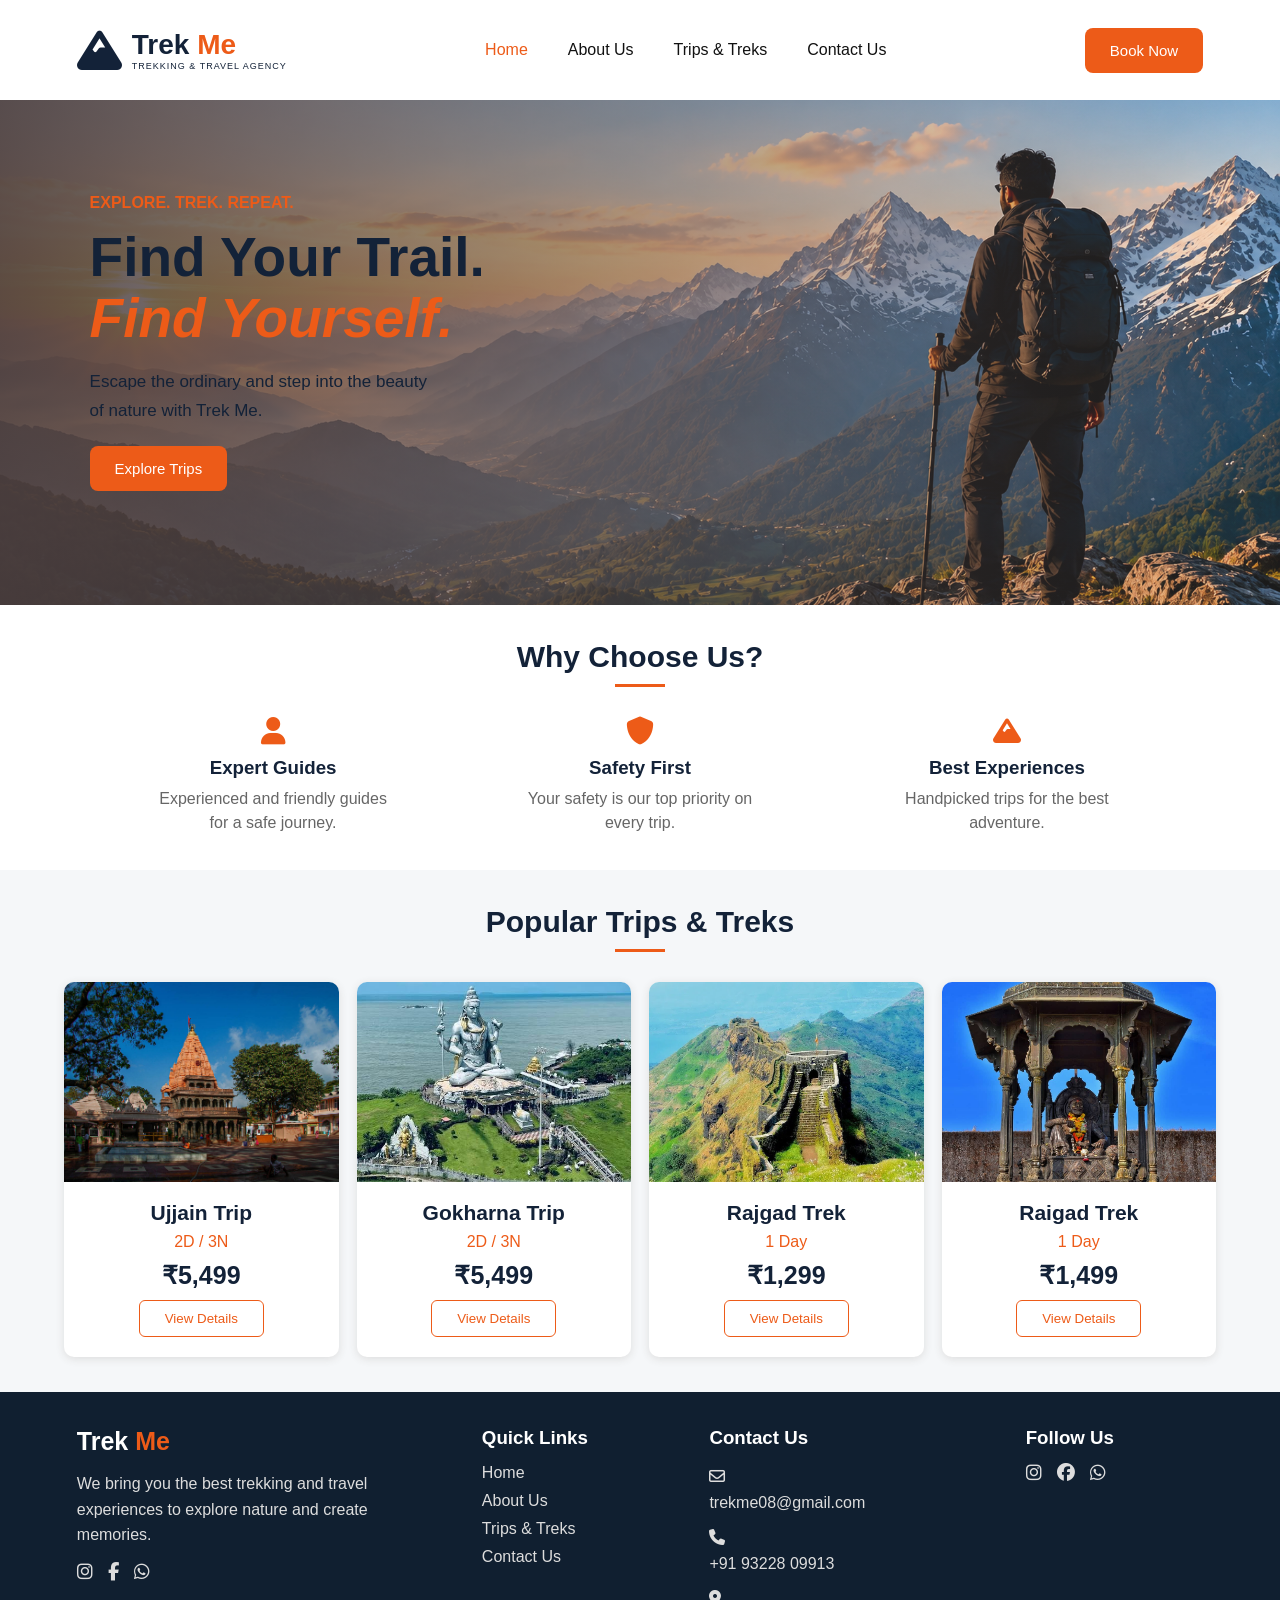
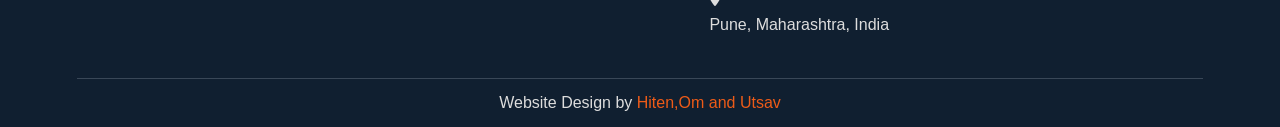
<file: index.html>
<!doctype html>
<html lang="en">
  <head>
    <meta charset="UTF-8" />
    <meta name="viewport" content="width=device-width, initial-scale=1.0" />

    <title>Trek Me - Trekking & Travel Agency</title>

    <!-- CSS link ke liye-->
    <link rel="stylesheet" href="style.css" />

    <!-- Icons ke liye -->
    <link
      rel="stylesheet"
      href="https://cdnjs.cloudflare.com/ajax/libs/font-awesome/6.5.0/css/all.min.css"
    />
  </head>

  <body>
    <!-- ======================
            Navigation bar
         ===================== -->

    <header>
      <div class="logo">
        <i class="fa-solid fa-mountain"></i>

        <div>
          <h2>Trek <span>Me</span></h2>
          <p>TREKKING & TRAVEL AGENCY</p>
        </div>
      </div>

      <nav>
        <a href="#" class="active">Home</a>
        <a href="about.html">About Us</a>
        <a href="treks.html">Trips & Treks</a>
        <a href="#">Contact Us</a>
      </nav>

      <button class="book">Book Now</button>
    </header>

    <!-- ======================
             Hero Section
         ====================== -->

    <section class="hero">
      <div class="hero-text">
        <p class="orange-text">EXPLORE. TREK. REPEAT.</p>

        <h1>
          Find Your Trail.
          <br />
          <span>Find Yourself.</span>
        </h1>

        <p>
          Escape the ordinary and step into the beauty
          <br />
          of nature with Trek Me.
        </p>

        <button class="explore">Explore Trips</button>
      </div>
    </section>

    <!-- ======================
            Why Choose Us 
         ======================-->

    <section class="why">
      <h2>Why Choose Us?</h2>

      <div class="line"></div>

      <div class="why-box">
        <div>
          <i class="fa-solid fa-user"></i>
          <h3>Expert Guides</h3>
          <p>Experienced and friendly guides for a safe journey.</p>
        </div>

        <div>
          <i class="fa-solid fa-shield"></i>
          <h3>Safety First</h3>
          <p>Your safety is our top priority on every trip.</p>
        </div>

        <div>
          <i class="fa-solid fa-mountain"></i>
          <h3>Best Experiences</h3>
          <p>Handpicked trips for the best adventure.</p>
        </div>
      </div>
    </section>

    <!-- Trips -->

    <section class="trips">
      <h2>Popular Trips & Treks</h2>

      <div class="line"></div>

      <div class="trip-container">
        <!-- Ujjain -->

        <div class="card">
          <img src="ujjain.jpg" />

          <h3>Ujjain Trip</h3>

          <p>2D / 3N</p>

          <h4>₹5,499</h4>

          <button class="details">View Details</button>
        </div>

        <!-- Gokarna -->

        <div class="card">
          <img src="gokharna.jpg" />

          <h3>Gokharna Trip</h3>

          <p>2D / 3N</p>

          <h4>₹5,499</h4>

          <button class="details">View Details</button>
        </div>

        <!-- Rajgad -->

        <div class="card">
          <img src="rajgad.jpg" />

          <h3>Rajgad Trek</h3>

          <p>1 Day</p>

          <h4>₹1,299</h4>

          <button class="details">View Details</button>
        </div>

        <!-- Raigad -->

        <div class="card">
          <img src="raigad.jpg" />

          <h3>Raigad Trek</h3>

          <p>1 Day</p>

          <h4>₹1,499</h4>

          <button class="details">View Details</button>
        </div>
      </div>
    </section>

    <!-- ====================== 
                Footer
         ====================== -->

    <footer>
      <div class="footer-box">
        <div>
          <h2>Trek <span>Me</span></h2>

          <p>
            We bring you the best trekking and travel experiences to explore
            nature and create memories.
          </p>

          <div class="social">
            <!-- Instagram -->
            <a
              href="https://www.instagram.com/trek_.me?igsi=MWs0cnY5ajZjNjA1Zg=="
              target="_blank"
            >
              <i class="fa-brands fa-instagram"></i>
            </a>

            <!-- Facebook -->
            <a
              href="https://www.facebook.com/share/19LMLCL9u4/"
              target="_blank"
            >
              <i class="fa-brands fa-facebook-f"></i>
            </a>

            <!-- WhatsApp -->
            <a href="https://wa.me/919322809913" target="_blank">
              <i class="fa-brands fa-whatsapp"></i>
            </a>
          </div>
        </div>

        <!-- ====================== 
                 Quick Links
          ====================== -->

        <div>
          <h3>Quick Links</h3>

          <a href="index.html">Home</a>
          <a href="about.html">About Us</a>
          <a href="treks.html">Trips & Treks</a>
          <a href="#contact">Contact Us</a>
        </div>

        <!-- Contact Us -->

        <div>
          <h3>Contact Us</h3>

          <!-- Email -->
          <p>
            <i class="fa-regular fa-envelope"></i>

            <a href="mailto:trekme08@gmail.com"> trekme08@gmail.com </a>
          </p>

          <!-- Phone -->
          <p>
            <i class="fa-solid fa-phone"></i>

            <a href="tel:+919322809913"> +91 93228 09913 </a>
          </p>

          <!-- Location -->
          <p>
            <i class="fa-solid fa-location-dot"></i>

            <a href="https://maps.app.goo.gl/YRCjyAdnFcQYLfRcA" target="_blank">
              Pune, Maharashtra, India
            </a>
          </p>
        </div>

        <!-- Follow Us -->

        <div>
          <h3>Follow Us</h3>

          <div class="social">
            <!-- Instagram -->
            <a
              href="https://www.instagram.com/trek_.me?igsi=MWs0cnY5ajZjNjA1Zg=="
              target="_blank"
            >
              <i class="fa-brands fa-instagram"></i>
            </a>

            <!-- Facebook -->
            <a
              href="https://www.facebook.com/share/19LMLCL9u4/"
              target="_blank"
            >
              <i class="fa-brands fa-facebook"></i>
            </a>

            <!-- WhatsApp -->
            <a href="https://wa.me/919322809913" target="_blank">
              <i class="fa-brands fa-whatsapp"></i>
            </a>
          </div>
        </div>
      </div>

      <div class="bottom">
        Website Design by
        <span>Hiten,Om and Utsav</span>
      </div>
    </footer>

    <!-- jQuery -->

    <script src="https://code.jquery.com/jquery-3.7.1.min.js"></script>

    <!-- JavaScript -->

    <script src="script.js"></script>
  </body>
</html>
</file>
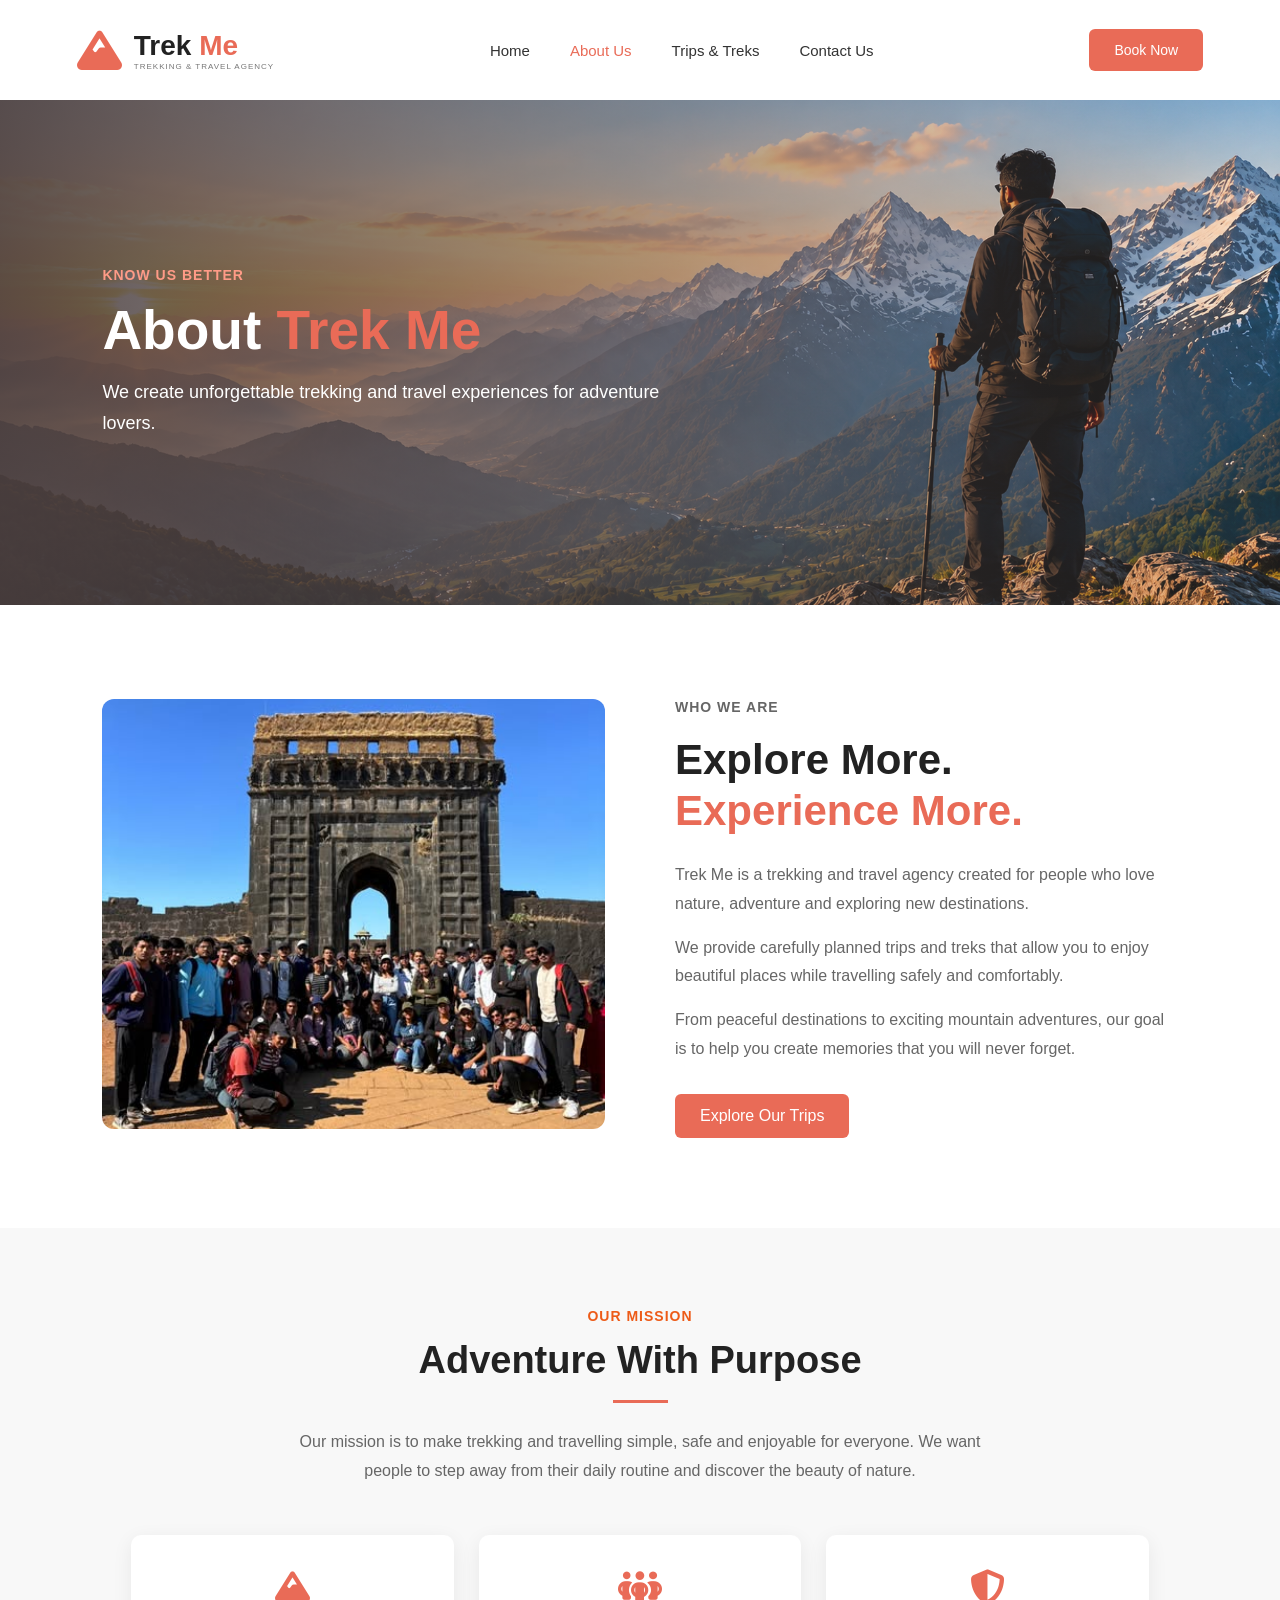
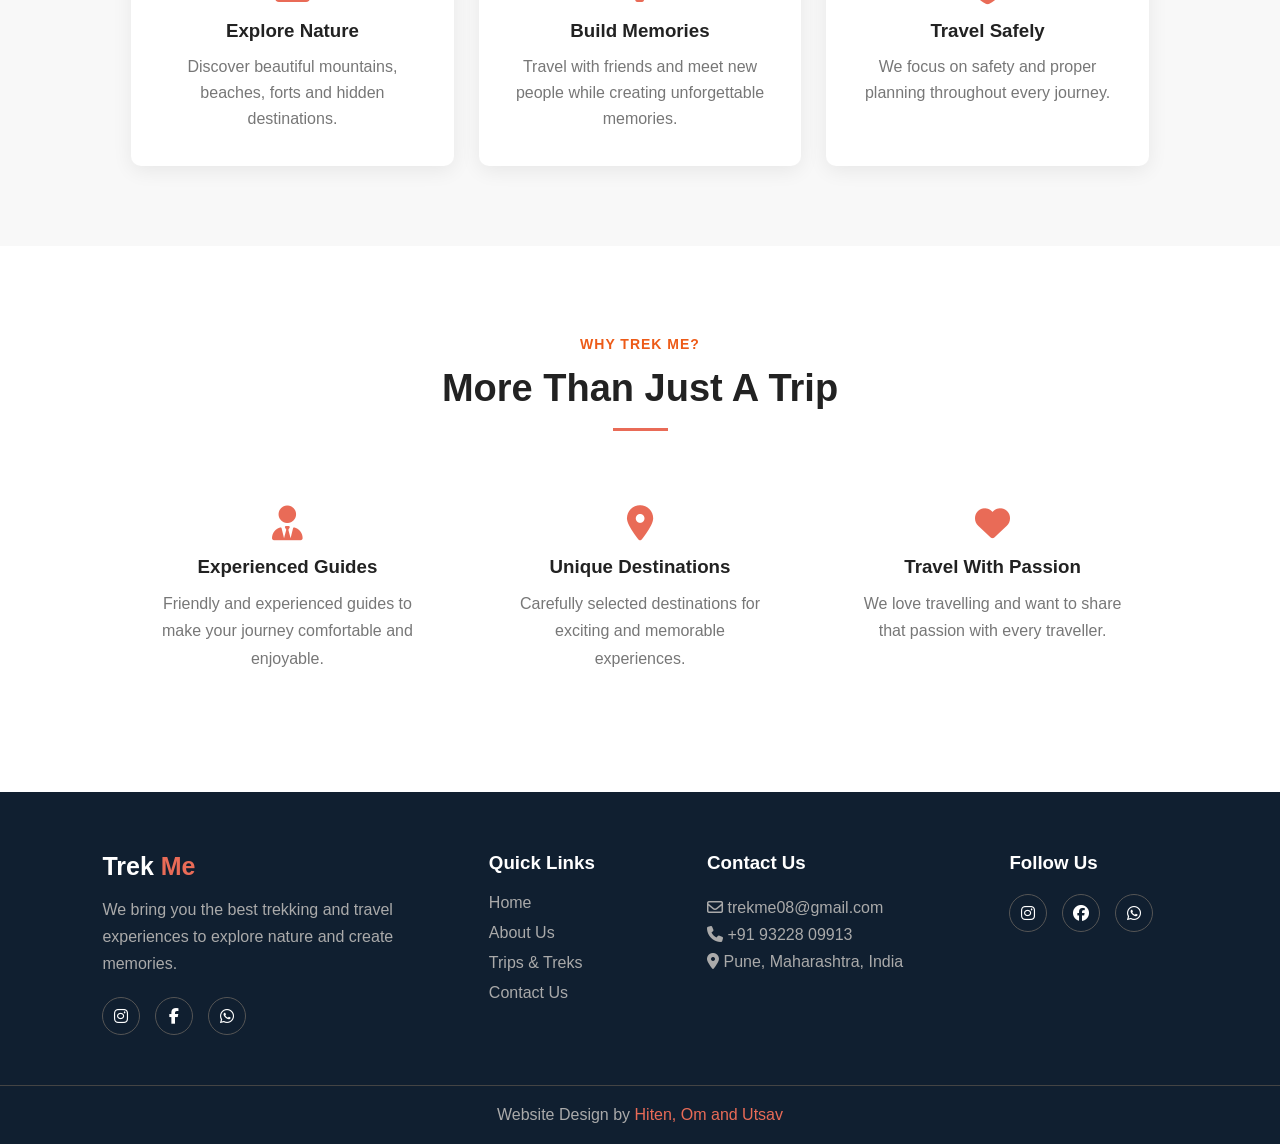
<file: about.html>
<!doctype html>
<html lang="en">
  <head>
    <meta charset="UTF-8" />
    <meta name="viewport" content="width=device-width, initial-scale=1.0" />

    <title>About Us - Trek Me</title>

    <!-- CSS -->
    <link rel="stylesheet" href="about.css" />

    <!-- Font Awesome -->
    <link
      rel="stylesheet"
      href="https://cdnjs.cloudflare.com/ajax/libs/font-awesome/6.5.0/css/all.min.css"
    />
  </head>

  <body>
    <!-- ======================
          Navigation Bar
    ======================= -->

    <header>
      <div class="logo">
        <i class="fa-solid fa-mountain"></i>

        <div>
          <h2>Trek <span>Me</span></h2>
          <p>TREKKING & TRAVEL AGENCY</p>
        </div>
      </div>

      <nav>
        <a href="index.html">Home</a>
        <a href="about.html" class="active">About Us</a>
        <a href="treks.html">Trips & Treks</a>
        <a href="#contact">Contact Us</a>
      </nav>

      <a href="index.html#trips" class="book">Book Now</a>
    </header>

    <!-- ======================
             About Hero
    ======================= -->

    <section class="about-hero">
      <div class="about-hero-text">
        <p class="orange-text">KNOW US BETTER</p>

        <h1>About <span>Trek Me</span></h1>

        <p>
          We create unforgettable trekking and travel experiences for adventure
          lovers.
        </p>
      </div>
    </section>

    <!-- ======================
             About Us
    ======================= -->

    <section class="about-section">
      <div class="about-image">
        <img src="about.jpg" alt="Trekking Adventure" />
      </div>

      <div class="about-content">
        <p class="orange-text">WHO WE ARE</p>

        <h2>
          Explore More.<br />
          <span>Experience More.</span>
        </h2>

        <p>
          Trek Me is a trekking and travel agency created for people who love
          nature, adventure and exploring new destinations.
        </p>

        <p>
          We provide carefully planned trips and treks that allow you to enjoy
          beautiful places while travelling safely and comfortably.
        </p>

        <p>
          From peaceful destinations to exciting mountain adventures, our goal
          is to help you create memories that you will never forget.
        </p>

        <a href="index.html#trips" class="explore"> Explore Our Trips </a>
      </div>
    </section>

    <!-- ======================
            Our Mission
    ======================= -->

    <section class="mission">
      <p class="orange-text">OUR MISSION</p>

      <h2>Adventure With Purpose</h2>

      <div class="line"></div>

      <p class="mission-text">
        Our mission is to make trekking and travelling simple, safe and
        enjoyable for everyone. We want people to step away from their daily
        routine and discover the beauty of nature.
      </p>

      <div class="mission-box">
        <div>
          <i class="fa-solid fa-mountain"></i>
          <h3>Explore Nature</h3>
          <p>
            Discover beautiful mountains, beaches, forts and hidden
            destinations.
          </p>
        </div>

        <div>
          <i class="fa-solid fa-people-group"></i>
          <h3>Build Memories</h3>
          <p>
            Travel with friends and meet new people while creating unforgettable
            memories.
          </p>
        </div>

        <div>
          <i class="fa-solid fa-shield-halved"></i>
          <h3>Travel Safely</h3>
          <p>
            We focus on safety and proper planning throughout every journey.
          </p>
        </div>
      </div>
    </section>

    <!-- ======================
             Why Trek Me
    ======================= -->

    <section class="why">
      <p class="orange-text">WHY TREK ME?</p>

      <h2>More Than Just A Trip</h2>

      <div class="line"></div>

      <div class="why-box">
        <div>
          <i class="fa-solid fa-user-tie"></i>
          <h3>Experienced Guides</h3>
          <p>
            Friendly and experienced guides to make your journey comfortable and
            enjoyable.
          </p>
        </div>

        <div>
          <i class="fa-solid fa-location-dot"></i>
          <h3>Unique Destinations</h3>
          <p>
            Carefully selected destinations for exciting and memorable
            experiences.
          </p>
        </div>

        <div>
          <i class="fa-solid fa-heart"></i>
          <h3>Travel With Passion</h3>
          <p>
            We love travelling and want to share that passion with every
            traveller.
          </p>
        </div>
      </div>
    </section>

    <!-- ======================
              Footer
    ======================= -->

    <footer id="contact">
      <div class="footer-box">
        <!-- Company -->

        <div>
          <h2>Trek <span>Me</span></h2>

          <p>
            We bring you the best trekking and travel experiences to explore
            nature and create memories.
          </p>

          <div class="social">
            <a href="https://www.instagram.com/trek_.me" target="_blank">
              <i class="fa-brands fa-instagram"></i>
            </a>

            <a href="https://www.facebook.com/" target="_blank">
              <i class="fa-brands fa-facebook-f"></i>
            </a>

            <a href="https://wa.me/919322809913" target="_blank">
              <i class="fa-brands fa-whatsapp"></i>
            </a>
          </div>
        </div>

        <!-- Quick Links -->

        <div>
          <h3>Quick Links</h3>

          <a href="index.html">Home</a>
          <a href="about.html">About Us</a>
          <a href="treks.html">Trips & Treks</a>
          <a href="#contact">Contact Us</a>
        </div>

        <!-- Contact -->

        <div>
          <h3>Contact Us</h3>

          <p>
            <i class="fa-regular fa-envelope"></i>

            <a href="mailto:trekme08@gmail.com"> trekme08@gmail.com </a>
          </p>

          <p>
            <i class="fa-solid fa-phone"></i>

            <a href="tel:+919322809913"> +91 93228 09913 </a>
          </p>

          <p>
            <i class="fa-solid fa-location-dot"></i>

            <a href="https://maps.app.goo.gl/YRCjyAdnFcQYLfRcA" target="_blank">
              Pune, Maharashtra, India
            </a>
          </p>
        </div>

        <!-- Follow Us -->

        <div>
          <h3>Follow Us</h3>

          <div class="social">
            <a href="https://www.instagram.com/trek_.me" target="_blank">
              <i class="fa-brands fa-instagram"></i>
            </a>

            <a href="https://www.facebook.com/" target="_blank">
              <i class="fa-brands fa-facebook"></i>
            </a>

            <a href="https://wa.me/919322809913" target="_blank">
              <i class="fa-brands fa-whatsapp"></i>
            </a>
          </div>
        </div>
      </div>

      <div class="bottom">
        Website Design by
        <span>Hiten, Om and Utsav</span>
      </div>
    </footer>
  </body>
</html>
</file>
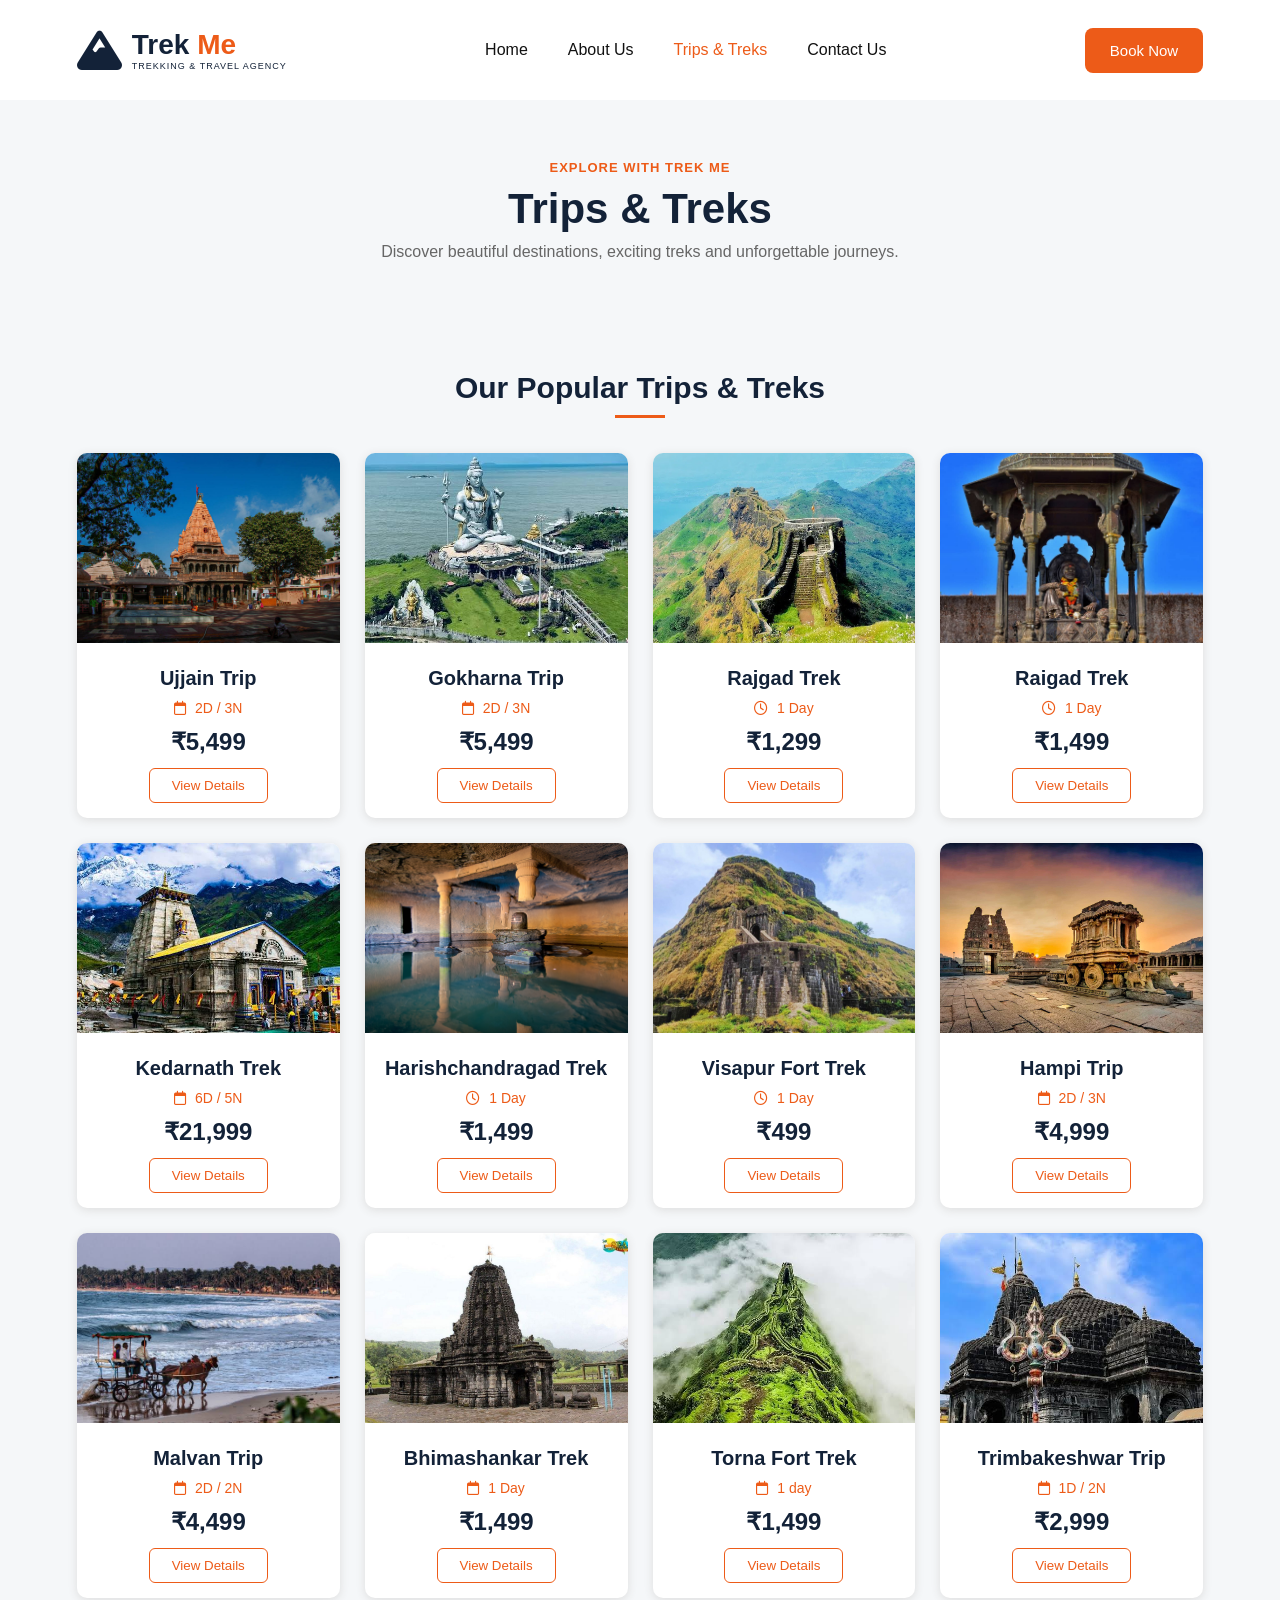
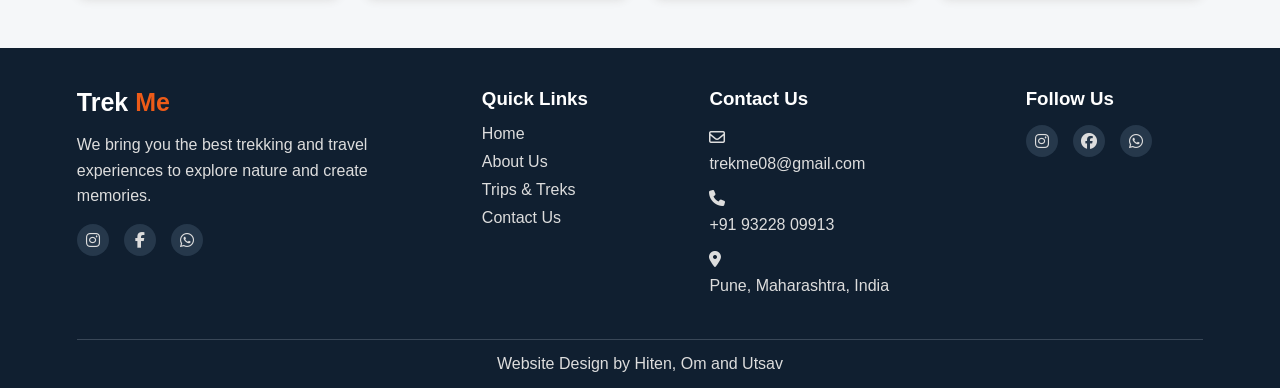
<file: treks.html>
<!doctype html>
<html lang="en">
  <head>
    <meta charset="UTF-8" />

    <meta name="viewport" content="width=device-width, initial-scale=1.0" />

    <title>Trips & Treks - Trek Me</title>

    <!-- CSS -->
    <link rel="stylesheet" href="treks.css" />

    <!-- Font Awesome -->
    <link
      rel="stylesheet"
      href="https://cdnjs.cloudflare.com/ajax/libs/font-awesome/6.5.0/css/all.min.css"
    />
  </head>

  <body>
    <!-- ================= NAVBAR ================= -->

    <header>
      <div class="logo">
        <i class="fa-solid fa-mountain"></i>

        <div>
          <h2>Trek <span>Me</span></h2>
          <p>TREKKING & TRAVEL AGENCY</p>
        </div>
      </div>

      <nav>
        <a href="index.html">Home</a>
        <a href="about.html">About Us</a>
        <a href="treks.html" class="active"> Trips & Treks </a>
        <a href="#contact">Contact Us</a>
      </nav>

      <button class="book">Book Now</button>
    </header>

    <!-- ================= PAGE TITLE ================= -->

    <section class="page-title">
      <p>EXPLORE WITH TREK ME</p>

      <h1>Trips & Treks</h1>

      <span>
        Discover beautiful destinations, exciting treks and unforgettable
        journeys.
      </span>
    </section>

    <!-- ================= TRIPS ================= -->

    <section class="trips">
      <h2>Our Popular Trips & Treks</h2>

      <div class="line"></div>

      <div class="trip-container">
        <!-- 1 UJJAIN -->

        <div class="card">
          <img src="ujjain.jpg" alt="Ujjain Trip" />

          <div class="card-content">
            <h3>Ujjain Trip</h3>

            <p class="duration">
              <i class="fa-regular fa-calendar"></i>
              2D / 3N
            </p>

            <h4>₹5,499</h4>

            <button class="details">View Details</button>
          </div>
        </div>

        <!-- 2 GOKARNA -->

        <div class="card">
          <img src="gokharna.jpg" alt="Gokarna Trip" />

          <div class="card-content">
            <h3>Gokharna Trip</h3>

            <p class="duration">
              <i class="fa-regular fa-calendar"></i>
              2D / 3N
            </p>

            <h4>₹5,499</h4>

            <button class="details">View Details</button>
          </div>
        </div>

        <!-- 3 RAJGAD -->

        <div class="card">
          <img src="rajgad.jpg" alt="Rajgad Trek" />

          <div class="card-content">
            <h3>Rajgad Trek</h3>

            <p class="duration">
              <i class="fa-regular fa-clock"></i>
              1 Day
            </p>

            <h4>₹1,299</h4>

            <button class="details">View Details</button>
          </div>
        </div>

        <!-- 4 RAIGAD -->

        <div class="card">
          <img src="raigad.jpg" alt="Raigad Trek" />

          <div class="card-content">
            <h3>Raigad Trek</h3>

            <p class="duration">
              <i class="fa-regular fa-clock"></i>
              1 Day
            </p>

            <h4>₹1,499</h4>

            <button class="details">View Details</button>
          </div>
        </div>

        <!-- 5 KEDARKANTHA -->

        <div class="card">
          <img src="kedarnath.jpg" alt="Kedarnath Trek" />

          <div class="card-content">
            <h3>Kedarnath Trek</h3>

            <p class="duration">
              <i class="fa-regular fa-calendar"></i>
              6D / 5N
            </p>

            <h4>₹21,999</h4>

            <button class="details">View Details</button>
          </div>
        </div>

        <!-- 6 HARISHCHANDRAGAD -->

        <div class="card">
          <img src="harishchandragad.jpg" alt="Harishchandragad Trek" />

          <div class="card-content">
            <h3>Harishchandragad Trek</h3>

            <p class="duration">
              <i class="fa-regular fa-clock"></i>
              1 Day
            </p>

            <h4>₹1,499</h4>

            <button class="details">View Details</button>
          </div>
        </div>

        <!-- 7 VISAPUR -->

        <div class="card">
          <img src="visapur.jpg" alt="Visapur Fort Trek" />

          <div class="card-content">
            <h3>Visapur Fort Trek</h3>

            <p class="duration">
              <i class="fa-regular fa-clock"></i>
              1 Day
            </p>

            <h4>₹499</h4>

            <button class="details">View Details</button>
          </div>
        </div>

        <!-- 8 HAMPI -->

        <div class="card">
          <img src="hampi.jpg" alt="Hampi Trip" />

          <div class="card-content">
            <h3>Hampi Trip</h3>

            <p class="duration">
              <i class="fa-regular fa-calendar"></i>
              2D / 3N
            </p>

            <h4>₹4,999</h4>

            <button class="details">View Details</button>
          </div>
        </div>

        <!-- 9 MALVAN -->

        <div class="card">
          <img src="malvan.jpg" alt="Malvan Trip" />

          <div class="card-content">
            <h3>Malvan Trip</h3>

            <p class="duration">
              <i class="fa-regular fa-calendar"></i>
              2D / 2N
            </p>

            <h4>₹4,499</h4>

            <button class="details">View Details</button>
          </div>
        </div>

        <!-- 10 BHIMASHANKAR -->

        <div class="card">
          <img src="bhimashankar.jpg" alt="Bhimashankar Trek" />

          <div class="card-content">
            <h3>Bhimashankar Trek</h3>

            <p class="duration">
              <i class="fa-regular fa-calendar"></i>
              1 Day
            </p>

            <h4>₹1,499</h4>

            <button class="details">View Details</button>
          </div>
        </div>

        <!-- 11 Torna -->

        <div class="card">
          <img src="torna.jpg" alt="Torna Fort Trek" />

          <div class="card-content">
            <h3>Torna Fort Trek</h3>

            <p class="duration">
              <i class="fa-regular fa-calendar"></i>
              1 day
            </p>

            <h4>₹1,499</h4>

            <button class="details">View Details</button>
          </div>
        </div>

        <!-- Trimbakeshwar -->

        <div class="card">
          <img src="trimbakeshwar.jpg" alt="Trimbakeshwar  Trip" />

          <div class="card-content">
            <h3>Trimbakeshwar Trip</h3>

            <p class="duration">
              <i class="fa-regular fa-calendar"></i>
              1D / 2N
            </p>

            <h4>₹2,999</h4>

            <button class="details">View Details</button>
          </div>
        </div>
      </div>
    </section>

    <!-- ======================
              Footer
    ======================= -->

    <footer id="contact">
      <div class="footer-box">
        <!-- Company -->

        <div>
          <h2>Trek <span>Me</span></h2>

          <p>
            We bring you the best trekking and travel experiences to explore
            nature and create memories.
          </p>

          <div class="social">
            <a href="https://www.instagram.com/trek_.me" target="_blank">
              <i class="fa-brands fa-instagram"></i>
            </a>

            <a href="https://www.facebook.com/" target="_blank">
              <i class="fa-brands fa-facebook-f"></i>
            </a>

            <a href="https://wa.me/919322809913" target="_blank">
              <i class="fa-brands fa-whatsapp"></i>
            </a>
          </div>
        </div>

        <!-- Quick Links -->

        <div>
          <h3>Quick Links</h3>

          <a href="index.html">Home</a>
          <a href="about.html">About Us</a>
          <a href="treks.html">Trips & Treks</a>
          <a href="#contact">Contact Us</a>
        </div>

        <!-- Contact -->

        <div>
          <h3>Contact Us</h3>

          <p>
            <i class="fa-regular fa-envelope"></i>

            <a href="mailto:trekme08@gmail.com"> trekme08@gmail.com </a>
          </p>

          <p>
            <i class="fa-solid fa-phone"></i>

            <a href="tel:+919322809913"> +91 93228 09913 </a>
          </p>

          <p>
            <i class="fa-solid fa-location-dot"></i>

            <a href="https://maps.app.goo.gl/YRCjyAdnFcQYLfRcA" target="_blank">
              Pune, Maharashtra, India
            </a>
          </p>
        </div>

        <!-- Follow Us -->

        <div>
          <h3>Follow Us</h3>

          <div class="social">
            <a href="https://www.instagram.com/trek_.me" target="_blank">
              <i class="fa-brands fa-instagram"></i>
            </a>

            <a href="https://www.facebook.com/" target="_blank">
              <i class="fa-brands fa-facebook"></i>
            </a>

            <a href="https://wa.me/919322809913" target="_blank">
              <i class="fa-brands fa-whatsapp"></i>
            </a>
          </div>
        </div>
      </div>

      <div class="bottom">
        Website Design by
        <span>Hiten, Om and Utsav</span>
      </div>
    </footer>

    <!-- jQuery -->

    <script src="https://code.jquery.com/jquery-3.7.1.min.js"></script>

    <!-- JavaScript -->

    <script src="treks.js"></script

  </body>
</html>
</file>
<file: style.css>
* {
  margin: 0;
  padding: 0;
  box-sizing: border-box;
}

body {
  font-family: Arial, sans-serif;
  color: #132238;
}

/* Navbar */

header {
  height: 100px;
  display: flex;
  align-items: center;
  justify-content: space-between;
  padding: 0 6%;
  background: white;
}

.logo {
  display: flex;
  align-items: center;
  gap: 10px;
}

.logo i {
  font-size: 45px;
}

.logo h2 {
  font-size: 28px;
}

.logo span,
footer span {
  color: #ed5b18;
}

.logo p {
  font-size: 9px;
  letter-spacing: 1px;
}

/* Navigation */
nav {
  display: flex;
  align-items: center;
  gap: 40px;
}

nav a {
  color: #111;
  text-decoration: none;
  font-size: 16px;
  font-weight: 500;
  white-space: nowrap;
}

nav a:hover,
nav .active {
  color: #ed5b18;
}

/* Book Now */
.book,
.explore {
  background: #ed5b18;
  color: white;
  border: none;
  padding: 14px 25px;
  border-radius: 8px;
  font-size: 15px;
  text-decoration: none;
}
/* Hero */

.hero {
  height: 505px;

  background-image:
    linear-gradient(to right, rgba(76, 63, 63, 0.9), rgba(255, 255, 255, 0.1)),
    url("backround.jpg");

  background-size: cover;
  background-position: center;

  display: flex;
  align-items: center;

  padding-left: 7%;
}

.hero-text {
  margin-top: -20px;
}

.orange-text {
  color: #ed5b18;
  font-weight: bold;
  margin-bottom: 15px;
}

.hero h1 {
  font-size: 55px;
  line-height: 1.1;
  margin-bottom: 20px;
}

.hero h1 span {
  color: #ed5b18;
  font-style: italic;
}

.hero-text > p:not(.orange-text) {
  font-size: 17px;
  line-height: 1.7;
  margin-bottom: 20px;
}

/* Why Choose Us */

.why {
  text-align: center;
  padding: 35px 7%;
}

.why h2,
.trips h2 {
  font-size: 30px;
}

.line {
  width: 50px;
  height: 3px;
  background: #ed5b18;
  margin: 10px auto 30px;
}

.why-box {
  display: flex;
  justify-content: space-around;
}

.why-box div {
  width: 250px;
}

.why-box i {
  font-size: 28px;
  color: #ed5b18;
  margin-bottom: 12px;
}

.why-box h3 {
  margin-bottom: 8px;
}

.why-box p {
  color: #666;
  line-height: 1.5;
}

/* Trips */

.trips {
  background: #f5f7f9;
  padding: 35px 5%;
  text-align: center;
}

.trip-container {
  display: grid;
  grid-template-columns: repeat(4, 1fr);
  gap: 18px;
}

.card {
  background: white;
  border-radius: 10px;
  overflow: hidden;
  padding-bottom: 20px;
  box-shadow: 0 2px 8px #ddd;
}

.card img {
  width: 100%;
  height: 200px;
  object-fit: cover;
}

.card h3 {
  font-size: 21px;
  margin-top: 15px;
}

.card p {
  color: #ed5b18;
  margin: 8px;
}

.card h4 {
  font-size: 25px;
  margin: 10px;
}

.details {
  background: white;
  border: 1px solid #ed5b18;
  color: #ed5b18;
  padding: 10px 25px;
  border-radius: 6px;
}

/* Footer */

footer {
  background: #101f30;
  color: white;
  padding: 35px 6% 0;
}

.footer-box {
  display: grid;
  grid-template-columns: 2fr 1fr 1.5fr 1fr;
  gap: 50px;
}

.footer-box h2 {
  font-size: 25px;
  margin-bottom: 15px;
}

.footer-box h3 {
  margin-bottom: 15px;
}

.footer-box p {
  color: #ddd;
  line-height: 1.6;
  margin-bottom: 10px;
}

.footer-box a {
  display: block;
  color: #ddd;
  text-decoration: none;
  margin-bottom: 10px;
}

.social {
  display: flex;
  gap: 15px;
  margin-top: 15px;
}

.social i {
  font-size: 18px;
}

.bottom {
  border-top: 1px solid #394757;
  text-align: center;
  padding: 15px;
  margin-top: 30px;
  color: #ddd;
}

.bottom span {
  color: #ed5b18;
}

/* Mobile */

@media (max-width: 768px) {
  header {
    height: auto;
    padding: 20px;
    flex-wrap: wrap;
    gap: 15px;
  }

  nav {
    width: 100%;
    justify-content: center;
    gap: 15px;
  }

  nav a {
    font-size: 13px;
  }

  .book {
    display: none;
  }

  .hero {
    height: 500px;
    padding: 30px;
  }

  .hero h1 {
    font-size: 40px;
  }

  .why-box {
    flex-direction: column;
    align-items: center;
    gap: 25px;
  }

  .trip-container {
    grid-template-columns: 1fr 1fr;
  }

  .footer-box {
    grid-template-columns: 1fr 1fr;
  }
}

@media (max-width: 500px) {
  .logo h2 {
    font-size: 22px;
  }

  .logo i {
    font-size: 32px;
  }

  nav {
    gap: 10px;
  }

  nav a {
    font-size: 11px;
  }

  .hero h1 {
    font-size: 34px;
  }

  .hero-text > p:not(.orange-text) {
    font-size: 14px;
  }

  .trip-container {
    grid-template-columns: 1fr;
  }

  .footer-box {
    grid-template-columns: 1fr;
  }
}
</file>
<file: about.css>
* {
  margin: 0;
  padding: 0;
  box-sizing: border-box;
}

body {
  font-family: Arial, sans-serif;
  color: #222;
  background: #fff;
}

/* ======================
      NAVIGATION
====================== */

header {
  height: 100px;
  padding: 0 6%;
  display: flex;
  align-items: center;
  justify-content: space-between;
  background: white;
}

/* Logo */

.logo {
  display: flex;
  align-items: center;
  gap: 12px;
}

.logo > i {
  font-size: 45px;
  color: #e96b57;
}

.logo h2 {
  font-size: 28px;
}

.logo h2 span {
  color: #e96b57;
}

.logo p {
  font-size: 8px;
  letter-spacing: 1px;
  color: #777;
}

/* Navigation */

nav {
  display: flex;
  gap: 40px;
}

nav a {
  text-decoration: none;
  color: #333;
  font-size: 15px;
}

nav a:hover,
nav a.active {
  color: #e96b57;
}

/* Book Button */

.book {
  text-decoration: none;
  background: #e96b57;
  color: white;
  padding: 13px 25px;
  border-radius: 6px;
  border: none;
  font-size: 14px;
  cursor: pointer;
}

.book:hover {
  background: #d95643;
}

/* ======================
        ABOUT HERO
====================== */

.about-hero {
  height: 505px;

  background-image:
    linear-gradient(to right, rgba(75, 63, 63, 0.9), rgba(255, 255, 255, 0.1)),
    url("backround.jpg");

  background-size: cover;
  background-position: center;

  display: flex;
  align-items: center;

  padding-left: 8%;
}

.about-hero-text {
  color: white;
  max-width: 600px;
}

.orange-text {
  color: #ed5b18;
  font-weight: bold;
  letter-spacing: 1px;
  font-size: 14px;
  margin-bottom: 15px;
}

.about-hero .orange-text {
  color: #ff9b87;
}

.about-hero h1 {
  font-size: 55px;
  margin-bottom: 15px;
}

.about-hero h1 span {
  color: #e96b57;
}

.about-hero p:last-child {
  font-size: 18px;
  line-height: 1.7;
}

/* ======================
        ABOUT SECTION
====================== */

.about-section {
  padding: 90px 8%;
  display: flex;
  align-items: center;
  gap: 70px;
}

/* Image */

.about-image {
  width: 50%;
}

.about-image img {
  width: 100%;
  height: 430px;
  object-fit: cover;
  border-radius: 12px;
}

/* Content */

.about-content {
  width: 50%;
}

.about-content h2 {
  font-size: 42px;
  margin-bottom: 25px;
  line-height: 1.2;
}

.about-content h2 span {
  color: #e96b57;
}

.about-content p {
  color: #666;
  line-height: 1.8;
  margin-bottom: 15px;
}

.explore {
  display: inline-block;
  margin-top: 15px;
  padding: 13px 25px;
  background: #e96b57;
  color: white;
  text-decoration: none;
  border-radius: 6px;
}

.explore:hover {
  background: #d95643;
}

/* ======================
         MISSION
====================== */

.mission {
  padding: 80px 8%;
  text-align: center;
  background: #f8f8f8;
}

.mission h2 {
  font-size: 38px;
}

.line {
  width: 55px;
  height: 3px;
  background: #e96b57;
  margin: 18px auto 25px;
}

.mission-text {
  max-width: 700px;
  margin: auto;
  color: #666;
  line-height: 1.8;
}

/* Mission Cards */

.mission-box {
  margin-top: 50px;
  display: flex;
  justify-content: center;
  gap: 25px;
}

.mission-box > div {
  width: 30%;
  background: white;
  padding: 35px 25px;
  border-radius: 10px;
  box-shadow: 0 5px 20px rgba(0, 0, 0, 0.07);
}

.mission-box i {
  font-size: 35px;
  color: #e96b57;
  margin-bottom: 15px;
}

.mission-box h3 {
  margin-bottom: 12px;
}

.mission-box p {
  color: #777;
  line-height: 1.6;
}

/* ======================
          WHY
====================== */

.why {
  padding: 90px 8%;
  text-align: center;
}

.why h2 {
  font-size: 38px;
}

.why-box {
  margin-top: 45px;
  display: flex;
  justify-content: center;
  gap: 30px;
}

.why-box > div {
  width: 30%;
  padding: 30px;
}

.why-box i {
  font-size: 35px;
  color: #e96b57;
  margin-bottom: 15px;
}

.why-box h3 {
  margin-bottom: 12px;
}

.why-box p {
  color: #777;
  line-height: 1.7;
}

/* ======================
          FOOTER
====================== */

footer {
  background: #101f30;
  color: white;
  padding-top: 60px;
}

.footer-box {
  padding: 0 8% 50px;

  display: grid;
  grid-template-columns: 2fr 1fr 1.5fr 1fr;

  gap: 50px;
}

.footer-box h2 {
  font-size: 25px;
  margin-bottom: 15px;
}

.footer-box h2 span {
  color: #e96b57;
}

.footer-box h3 {
  margin-bottom: 20px;
}

.footer-box p {
  color: #aaa;
  line-height: 1.7;
}

.footer-box > div > a {
  display: block;
  color: #aaa;
  text-decoration: none;
  margin-bottom: 12px;
}

.footer-box a:hover {
  color: #e96b57;
}

/* Social */

.social {
  display: flex !important;
  gap: 15px;
  margin-top: 20px;
}

.social a {
  display: flex !important;

  width: 38px;
  height: 38px;

  justify-content: center;
  align-items: center;

  border: 1px solid #555;
  border-radius: 50%;

  color: white !important;
  text-decoration: none;
}

.social a:hover {
  background: #e96b57;
  border-color: #e96b57;
}

/* Contact */

.footer-box p a {
  display: inline;
  color: #aaa;
  text-decoration: none;
}

/* Bottom */

.bottom {
  border-top: 1px solid #444;
  text-align: center;
  padding: 20px;
  color: #aaa;
}

.bottom span {
  color: #e96b57;
}

/* ======================
       RESPONSIVE
====================== */

@media (max-width: 900px) {
  header {
    padding: 0 4%;
  }

  nav {
    gap: 15px;
  }

  .about-section {
    flex-direction: column;
  }

  .about-image,
  .about-content {
    width: 100%;
  }

  .mission-box,
  .why-box {
    flex-direction: column;
  }

  .mission-box > div,
  .why-box > div {
    width: 100%;
  }

  .footer-box {
    grid-template-columns: 1fr 1fr;
  }
}

@media (max-width: 600px) {
  header {
    height: auto;
    padding: 20px;
    flex-direction: column;
    gap: 20px;
  }

  nav {
    flex-wrap: wrap;
    justify-content: center;
  }

  .about-hero {
    height: 350px;
    padding: 30px;
  }

  .about-hero h1 {
    font-size: 40px;
  }

  .about-content h2 {
    font-size: 32px;
  }

  .footer-box {
    grid-template-columns: 1fr;
  }
}
</file>
<file: treks.css>
* {
  margin: 0;
  padding: 0;
  box-sizing: border-box;
}

body {
  font-family: Arial, sans-serif;
  color: #132238;
  background: white;
}

/* ================= NAVBAR ================= */

header {
  height: 100px;
  display: flex;
  align-items: center;
  justify-content: space-between;
  padding: 0 6%;
  background: white;
}

.logo {
  display: flex;
  align-items: center;
  gap: 10px;
}

.logo i {
  font-size: 45px;
}

.logo h2 {
  font-size: 28px;
}

.logo span {
  color: #ed5b18;
}

.logo p {
  font-size: 9px;
  letter-spacing: 1px;
}

/* Navigation */
nav {
  display: flex;
  align-items: center;
  gap: 40px;
}

nav a {
  color: #111;
  text-decoration: none;
  font-size: 16px;
  font-weight: 500;
  white-space: nowrap;
}

nav a:hover,
nav .active {
  color: #ed5b18;
}

/* Book Now */
.book {
  background: #ed5b18;
  color: white;
  border: none;
  padding: 14px 25px;
  border-radius: 8px;
  cursor: pointer;
  font-size: 15px;
  text-decoration: none;
}
/* ================= PAGE TITLE ================= */

.page-title {
  text-align: center;

  background: #f5f7f9;

  padding: 60px 20px;
}

.page-title p {
  color: #ed5b18;

  font-size: 13px;

  font-weight: bold;

  letter-spacing: 1px;
}

.page-title h1 {
  font-size: 42px;

  margin: 10px 0;
}

.page-title span {
  color: #666;

  font-size: 16px;
}

/* ================= TRIPS ================= */

.trips {
  padding: 50px 6%;

  background: #f5f7f9;
}

.trips > h2 {
  text-align: center;

  font-size: 30px;
}

.line {
  width: 50px;

  height: 3px;

  background: #ed5b18;

  margin: 10px auto 35px;
}

/* ================= CARD CONTAINER ================= */

.trip-container {
  display: grid;

  grid-template-columns: repeat(4, 1fr);

  gap: 25px;
}

/* ================= CARD ================= */

.card {
  background: white;

  border-radius: 10px;

  overflow: hidden;

  text-align: center;

  box-shadow: 0 2px 10px #ddd;

  transition: 0.3s;
}

.card:hover {
  transform: translateY(-5px);

  box-shadow: 0 5px 18px #ccc;
}

.card img {
  width: 100%;

  height: 190px;

  object-fit: cover;
}

.card-content {
  padding: 15px;
}

.card h3 {
  font-size: 20px;

  margin: 5px 0 10px;
}

.duration {
  color: #ed5b18;

  font-size: 14px;
}

.duration i {
  margin-right: 5px;
}

.card h4 {
  font-size: 24px;

  margin: 12px 0;
}

.details {
  background: white;

  color: #ed5b18;

  border: 1px solid #ed5b18;

  padding: 9px 22px;

  border-radius: 6px;

  cursor: pointer;
}

.details:hover {
  background: #ed5b18;

  color: white;
}

/* ================= FOOTER ================= */

footer {
  background: #101f30;

  color: white;

  padding: 40px 6% 0;
}

.footer-box {
  display: grid;

  grid-template-columns: 2fr 1fr 1.5fr 1fr;

  gap: 50px;
}

.footer-box h2 {
  font-size: 25px;

  margin-bottom: 15px;
}

.footer-box h2 span {
  color: #ed5b18;
}

.footer-box h3 {
  margin-bottom: 15px;
}

.footer-box p {
  color: #ddd;

  line-height: 1.6;

  margin-bottom: 10px;
}

.footer-box a {
  display: block;

  color: #ddd;

  text-decoration: none;

  margin-bottom: 10px;
}

.footer-box a:hover {
  color: #ed5b18;
}

.social {
  display: flex;

  gap: 15px;

  margin-top: 15px;
}

.social a {
  display: flex;

  align-items: center;

  justify-content: center;

  width: 32px;

  height: 32px;

  border-radius: 50%;

  background: #26384b;
}

.social i {
  font-size: 16px;
}

/* ================= BOTTOM ================= */

.bottom {
  border-top: 1px solid #394757;

  text-align: center;

  padding: 15px;

  margin-top: 30px;

  color: #ddd;
}
</file>
